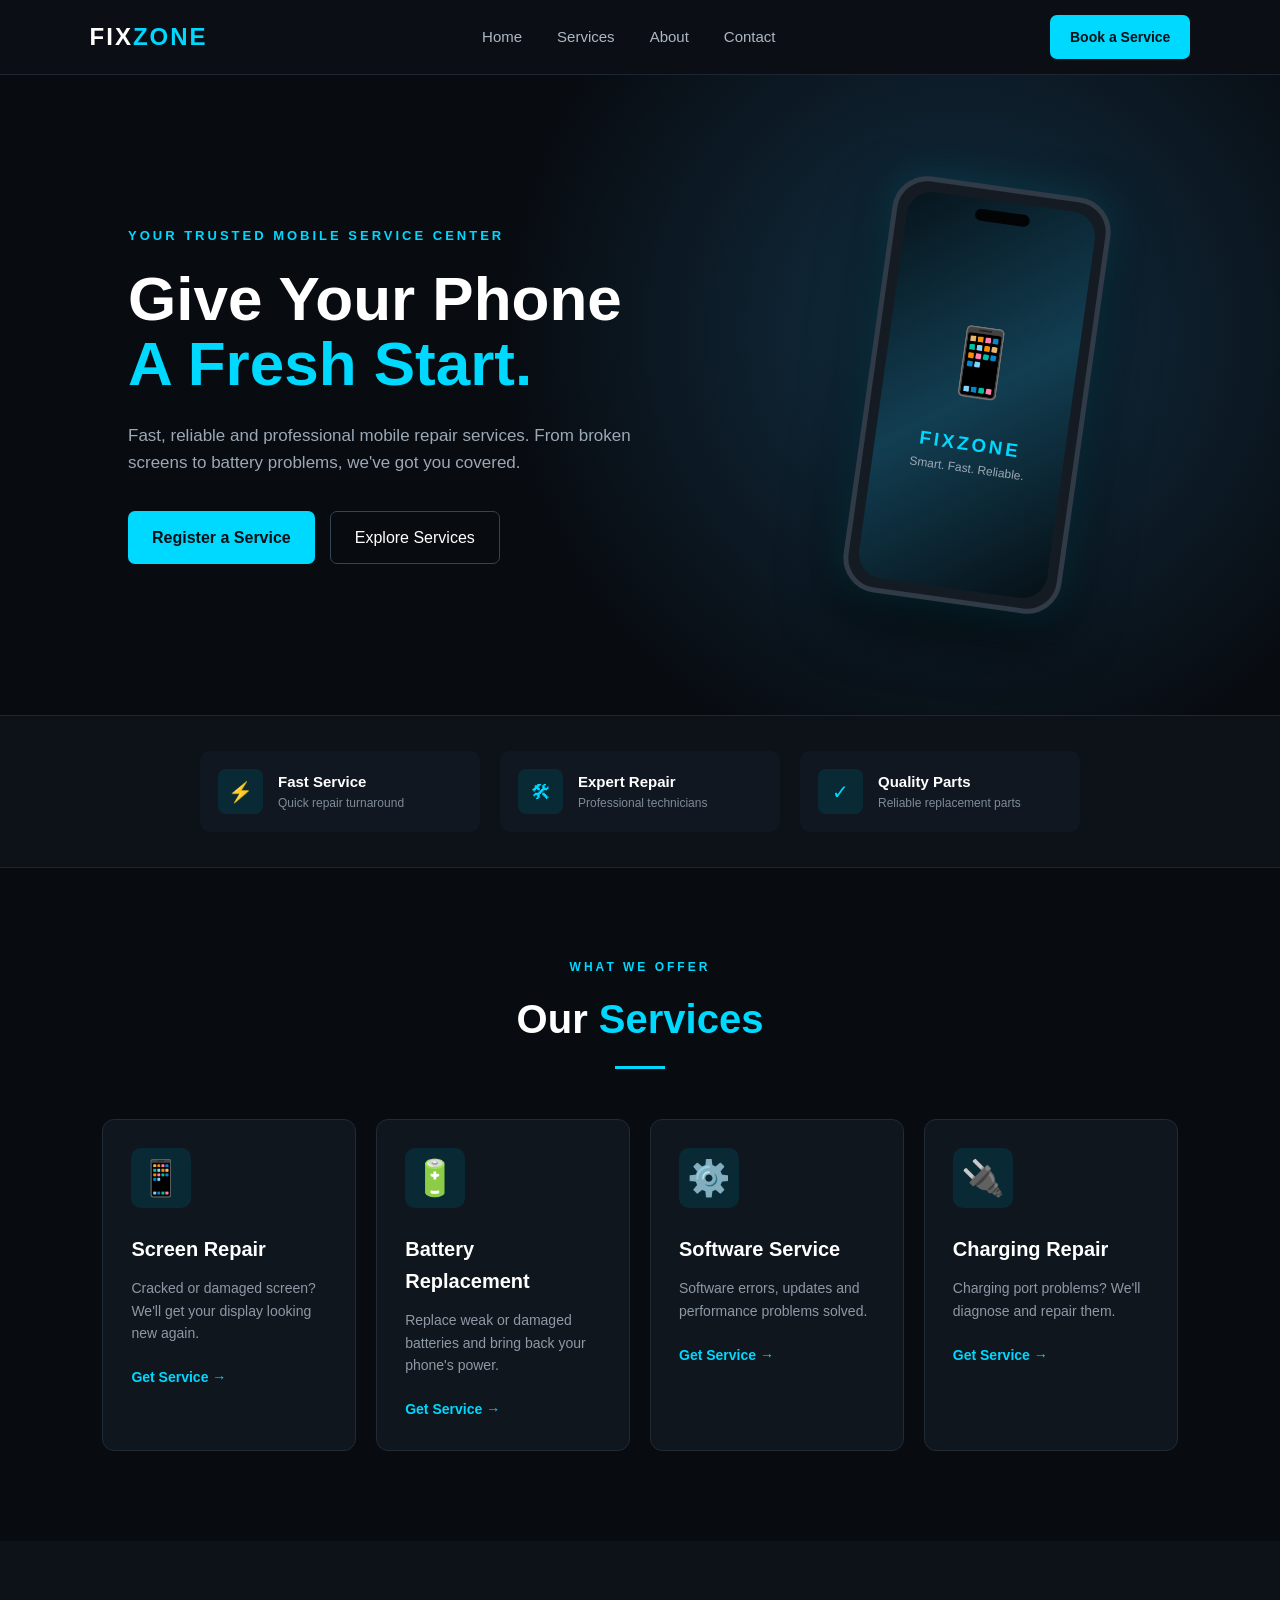
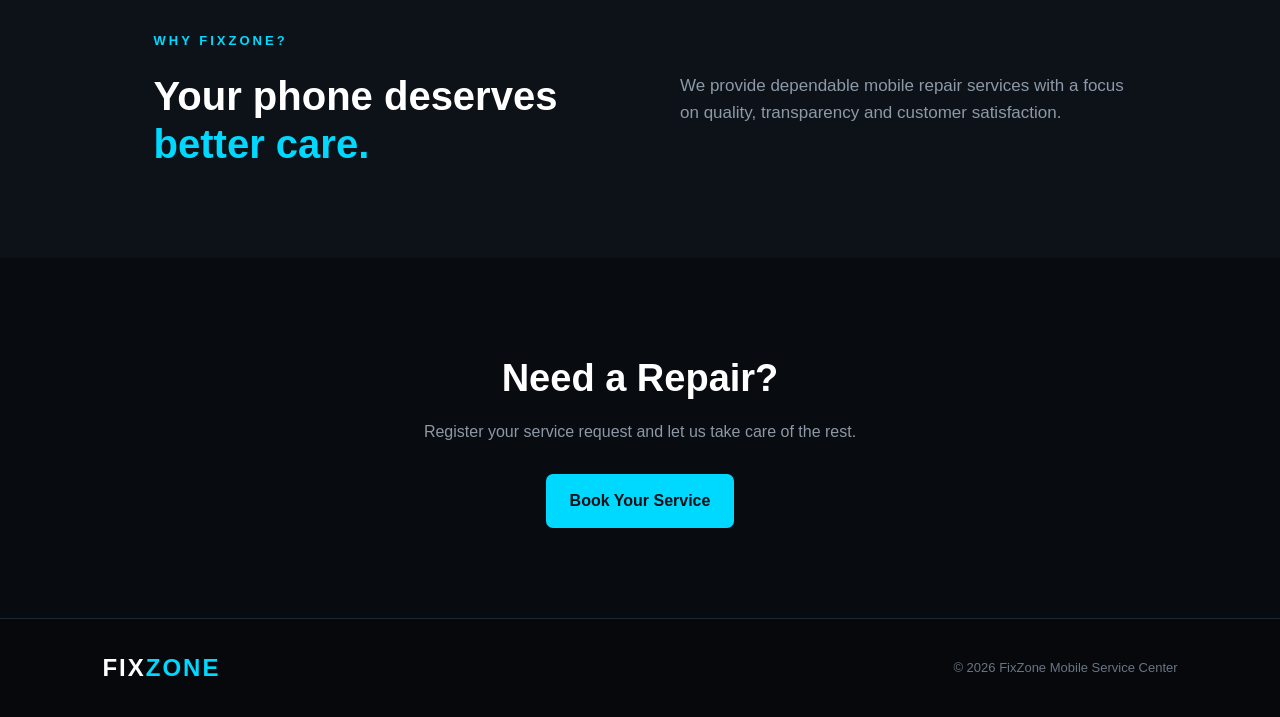
<file: index.html>
<!DOCTYPE html>
<html lang="en">

<head>
    <meta charset="UTF-8">
    <meta name="viewport" content="width=device-width, initial-scale=1.0">

    <title>FixZone - Mobile Service Center</title>

    <link rel="stylesheet" href="style.css">
</head>

<body>

    <!-- Navigation Bar -->

    <nav class="navbar">

        <div class="logo">
            FIX<span>ZONE</span>
        </div>

        <div class="nav-links">
            <a href="index.html">Home</a>
            <a href="#services">Services</a>
            <a href="#about">About</a>
            <a href="#contact">Contact</a>
        </div>

        <a href="service.html" class="nav-button">
            Book a Service
        </a>

    </nav>


    <!-- Hero Section -->

    <section class="hero">

        <div class="hero-content">

            <p class="small-title">YOUR TRUSTED MOBILE SERVICE CENTER</p>

            <h1>
                Give Your Phone<br>
                <span>A Fresh Start.</span>
            </h1>

            <p class="hero-text">
                Fast, reliable and professional mobile repair services.
                From broken screens to battery problems, we've got you covered.
            </p>

            <div class="hero-buttons">

                <a href="service.html" class="primary-button">
                    Register a Service
                </a>

                <a href="#services" class="secondary-button">
                    Explore Services
                </a>

            </div>

        </div>


        <!-- Phone Illustration -->

        <div class="phone-area">

            <div class="phone">

                <div class="phone-screen">

                    <div class="phone-camera"></div>

                    <div class="phone-icon">
                        📱
                    </div>

                    <h3>FIXZONE</h3>

                    <p>Smart. Fast. Reliable.</p>

                </div>

            </div>

        </div>

    </section>


    <!-- Quick Features -->

    <section class="features">

        <div class="feature">
            <div class="feature-icon">⚡</div>
            <div>
                <h3>Fast Service</h3>
                <p>Quick repair turnaround</p>
            </div>
        </div>

        <div class="feature">
            <div class="feature-icon">🛠</div>
            <div>
                <h3>Expert Repair</h3>
                <p>Professional technicians</p>
            </div>
        </div>

        <div class="feature">
            <div class="feature-icon">✓</div>
            <div>
                <h3>Quality Parts</h3>
                <p>Reliable replacement parts</p>
            </div>
        </div>

    </section>


    <!-- Services -->

    <section class="services-section" id="services">

        <div class="section-heading">

            <p>WHAT WE OFFER</p>

            <h2>Our <span>Services</span></h2>

            <div class="line"></div>

        </div>


        <div class="services">

            <div class="service-card">

                <div class="service-icon">📱</div>

                <h3>Screen Repair</h3>

                <p>
                    Cracked or damaged screen?
                    We'll get your display looking new again.
                </p>

                <a href="service.html">Get Service →</a>

            </div>


            <div class="service-card">

                <div class="service-icon">🔋</div>

                <h3>Battery Replacement</h3>

                <p>
                    Replace weak or damaged batteries
                    and bring back your phone's power.
                </p>

                <a href="service.html">Get Service →</a>

            </div>


            <div class="service-card">

                <div class="service-icon">⚙️</div>

                <h3>Software Service</h3>

                <p>
                    Software errors, updates and
                    performance problems solved.
                </p>

                <a href="service.html">Get Service →</a>

            </div>


            <div class="service-card">

                <div class="service-icon">🔌</div>

                <h3>Charging Repair</h3>

                <p>
                    Charging port problems?
                    We'll diagnose and repair them.
                </p>

                <a href="service.html">Get Service →</a>

            </div>

        </div>

    </section>


    <!-- About -->

    <section class="about" id="about">

        <div>

            <p class="small-title">WHY FIXZONE?</p>

            <h2>
                Your phone deserves<br>
                <span>better care.</span>
            </h2>

        </div>

        <p>
            We provide dependable mobile repair services
            with a focus on quality, transparency and customer
            satisfaction.
        </p>

    </section>


    <!-- Contact -->

    <section class="contact" id="contact">

        <h2>Need a Repair?</h2>

        <p>
            Register your service request and let us take care of the rest.
        </p>

        <a href="service.html" class="primary-button">
            Book Your Service
        </a>

    </section>


    <!-- Footer -->

    <footer>

        <div class="logo">
            FIX<span>ZONE</span>
        </div>

        <p>
            © 2026 FixZone Mobile Service Center
        </p>

    </footer>

</body>

</html>
</file>
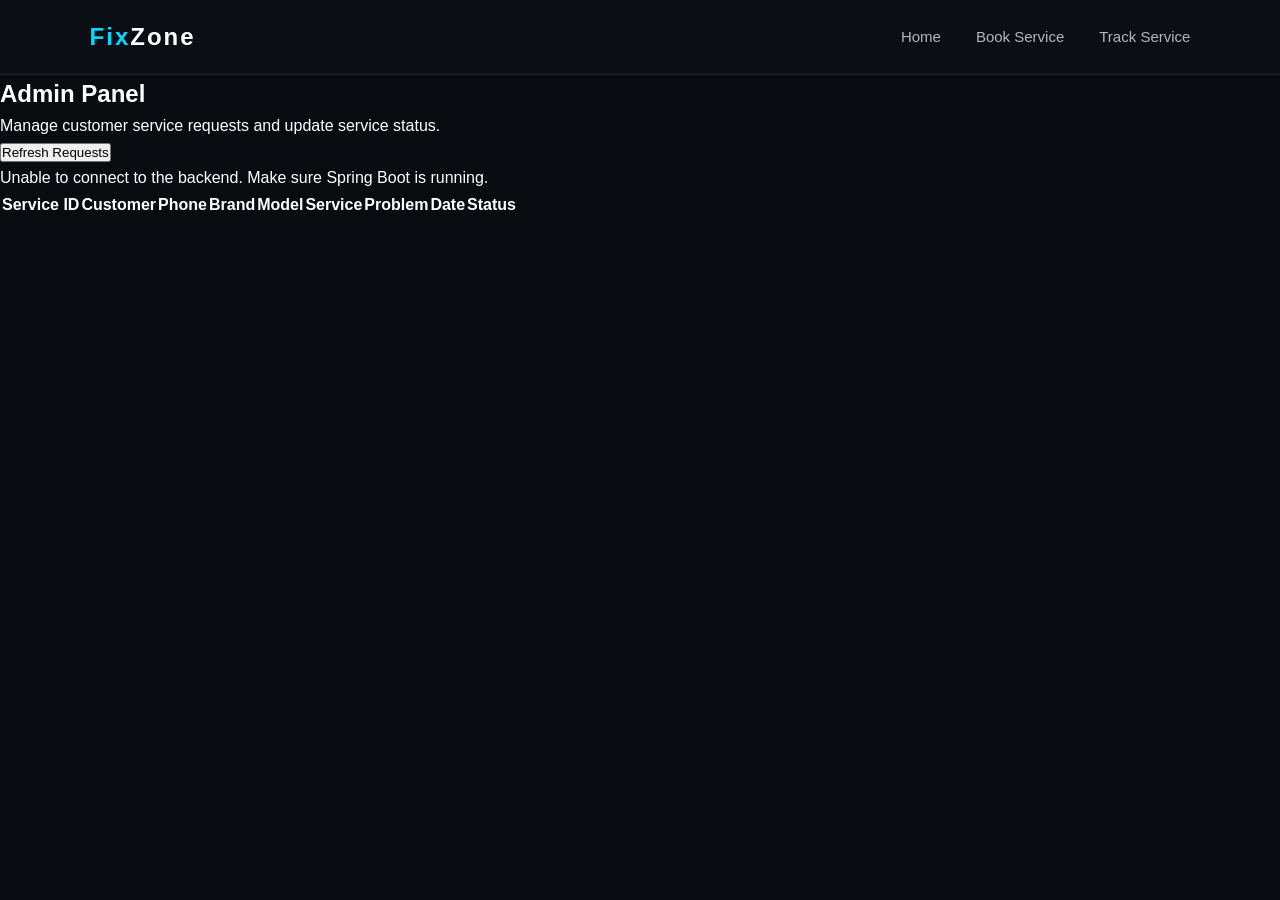
<file: admin.html>
<!DOCTYPE html>
<html lang="en">
<head>
    <meta charset="UTF-8">
    <meta name="viewport" content="width=device-width, initial-scale=1.0">

    <title>Admin Panel - FixZone</title>

    <link rel="stylesheet" href="style.css">
</head>

<body>

    <!-- Navigation Bar -->
    <nav class="navbar">

        <div class="logo">
            <span>Fix</span>Zone
        </div>

        <div class="nav-links">
            <a href="index.html">Home</a>
            <a href="service.html">Book Service</a>
            <a href="track.html">Track Service</a>
        </div>

    </nav>


    <!-- Admin Section -->
    <section class="admin-section">

        <div class="admin-container">

            <div class="admin-header">

                <h1>Admin Panel</h1>

                <p>
                    Manage customer service requests and update service status.
                </p>

            </div>


            <!-- Refresh Button -->
            <div class="admin-actions">

                <button onclick="loadServices()" class="admin-refresh-btn">
                    Refresh Requests
                </button>

            </div>


            <!-- Loading Message -->
            <p id="loadingMessage" class="admin-message">
                Loading service requests...
            </p>


            <!-- Error Message -->
            <p id="errorMessage" class="admin-error"></p>


            <!-- Service Table -->
            <div class="admin-table-container">

                <table class="admin-table">

                    <thead>

                        <tr>
                            <th>Service ID</th>
                            <th>Customer</th>
                            <th>Phone</th>
                            <th>Brand</th>
                            <th>Model</th>
                            <th>Service</th>
                            <th>Problem</th>
                            <th>Date</th>
                            <th>Status</th>
                        </tr>

                    </thead>


                    <tbody id="serviceTableBody">

                        <!-- Data will be loaded here -->

                    </tbody>

                </table>

            </div>

        </div>

    </section>


    <script>

        // Backend URL
        const API_URL = "http://localhost:8080/api/services";


        // Load all service requests
        async function loadServices() {

            const loadingMessage =
                document.getElementById("loadingMessage");

            const errorMessage =
                document.getElementById("errorMessage");

            const tableBody =
                document.getElementById("serviceTableBody");


            loadingMessage.style.display = "block";

            loadingMessage.textContent =
                "Loading service requests...";

            errorMessage.textContent = "";

            tableBody.innerHTML = "";


            try {

                const response = await fetch(API_URL);


                if (!response.ok) {

                    throw new Error(
                        "Unable to load service requests."
                    );

                }


                const services = await response.json();


                loadingMessage.style.display = "none";


                // No services found
                if (services.length === 0) {

                    tableBody.innerHTML = `
                        <tr>
                            <td colspan="9">
                                No service requests found.
                            </td>
                        </tr>
                    `;

                    return;
                }


                // Display every service
                services.forEach(service => {

                    const row = document.createElement("tr");


                    row.innerHTML = `

                        <td>
                            <strong>
                                ${service.serviceId || "-"}
                            </strong>
                        </td>


                        <td>
                            ${service.customerName || "-"}
                        </td>


                        <td>
                            ${service.phone || "-"}
                        </td>


                        <td>
                            ${service.brand || "-"}
                        </td>


                        <td>
                            ${service.model || "-"}
                        </td>


                        <td>
                            ${service.serviceType || "-"}
                        </td>


                        <td>
                            ${service.problem || "-"}
                        </td>


                        <td>
                            ${service.preferredDate || "-"}
                        </td>


                        <td>

                            <select
                                class="status-select"
                                onchange="updateStatus(
                                    '${service.serviceId}',
                                    this.value
                                )"
                            >

                                <option value="RECEIVED"
                                    ${service.status === "RECEIVED" ? "selected" : ""}>
                                    RECEIVED
                                </option>

                                <option value="IN PROGRESS"
                                    ${service.status === "IN PROGRESS" ? "selected" : ""}>
                                    IN PROGRESS
                                </option>

                                <option value="READY FOR DELIVERY"
                                    ${service.status === "READY FOR DELIVERY" ? "selected" : ""}>
                                    READY FOR DELIVERY
                                </option>

                                <option value="COMPLETED"
                                    ${service.status === "COMPLETED" ? "selected" : ""}>
                                    COMPLETED
                                </option>

                            </select>

                        </td>

                    `;


                    tableBody.appendChild(row);

                });

            }


            catch (error) {

                console.error(error);

                loadingMessage.style.display = "none";

                errorMessage.textContent =
                    "Unable to connect to the backend. Make sure Spring Boot is running.";

            }

        }


        // Update service status
        async function updateStatus(serviceId, status) {

            try {

                const response = await fetch(
                    `${API_URL}/${serviceId}/status?status=${encodeURIComponent(status)}`,
                    {
                        method: "PUT"
                    }
                );


                if (!response.ok) {

                    throw new Error(
                        "Status update failed."
                    );

                }


                alert(
                    `Service ${serviceId} status updated to ${status}`
                );

            }


            catch (error) {

                console.error(error);

                alert(
                    "Unable to update status. Please check the backend."
                );

                // Reload the table
                loadServices();

            }

        }


        // Load services when page opens
        window.onload = loadServices;

    </script>

</body>

</html>
</file>
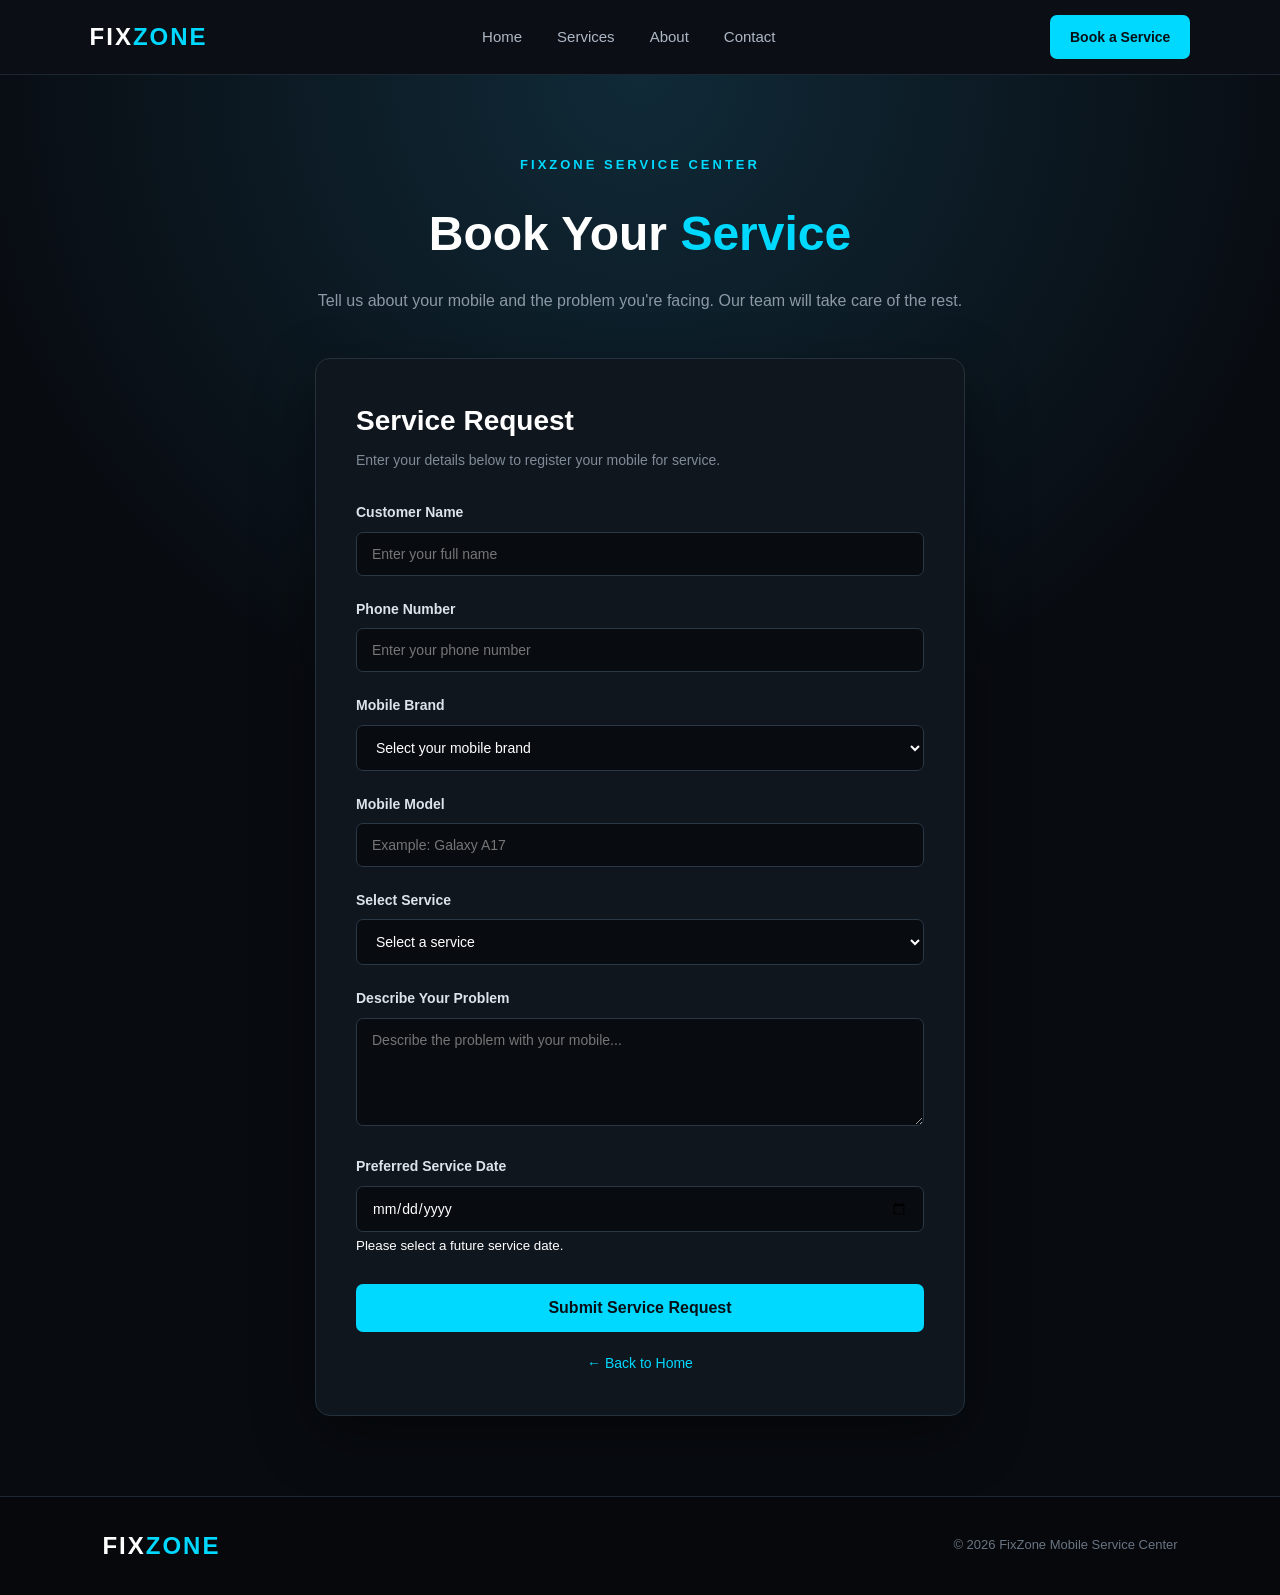
<file: service.html>
<!DOCTYPE html>
<html lang="en">

<head>
    <meta charset="UTF-8">
    <meta name="viewport" content="width=device-width, initial-scale=1.0">

    <title>Book a Service - FixZone</title>

    <link rel="stylesheet" href="style.css">
</head>

<body>

    <!-- Navigation Bar -->

    <nav class="navbar">

        <div class="logo">
            FIX<span>ZONE</span>
        </div>

        <div class="nav-links">
            <a href="index.html">Home</a>
            <a href="index.html#services">Services</a>
            <a href="index.html#about">About</a>
            <a href="index.html#contact">Contact</a>
        </div>

        <a href="service.html" class="nav-button">
            Book a Service
        </a>

    </nav>


    <!-- Service Registration Section -->

    <section class="service-page">

        <div class="service-heading">

            <p class="small-title">FIXZONE SERVICE CENTER</p>

            <h1>
                Book Your <span>Service</span>
            </h1>

            <p>
                Tell us about your mobile and the problem you're facing.
                Our team will take care of the rest.
            </p>

        </div>


        <!-- Service Form -->

        <form class="service-form">

            <h2>Service Request</h2>

            <p class="form-description">
                Enter your details below to register your mobile for service.
            </p>


            <!-- Customer Name -->

            <div class="form-group">

                <label for="name">
                    Customer Name
                </label>

                <input
                    type="text"
                    id="name"
                    placeholder="Enter your full name"
                    required
                >

            </div>


            <!-- Phone Number -->

            <div class="form-group">

                <label for="phone">
                    Phone Number
                </label>

                <input
                    type="tel"
                    id="phone"
                    placeholder="Enter your phone number"
                    required
                >

            </div>


            <!-- Mobile Brand -->

            <div class="form-group">

                <label for="brand">
                    Mobile Brand
                </label>

                <select id="brand" required>

                    <option value="">
                        Select your mobile brand
                    </option>

                    <option>Samsung</option>
                    <option>Apple</option>
                    <option>OnePlus</option>
                    <option>Vivo</option>
                    <option>Oppo</option>
                    <option>Realme</option>
                    <option>Redmi</option>
                    <option>Motorola</option>
                    <option>Nothing</option>
                    <option>Other</option>

                </select>

            </div>


            <!-- Mobile Model -->

            <div class="form-group">

                <label for="model">
                    Mobile Model
                </label>

                <input
                    type="text"
                    id="model"
                    placeholder="Example: Galaxy A17"
                    required
                >

            </div>


            <!-- Service Type -->

            <div class="form-group">

                <label for="service">
                    Select Service
                </label>

                <select id="service" required>

                    <option value="">
                        Select a service
                    </option>

                    <option>Screen Repair</option>
                    <option>Battery Replacement</option>
                    <option>Software Service</option>
                    <option>Charging Repair</option>
                    <option>Camera Repair</option>
                    <option>Speaker Repair</option>
                    <option>Other</option>

                </select>

            </div>


            <!-- Problem -->

            <div class="form-group">

                <label for="problem">
                    Describe Your Problem
                </label>

                <textarea
                    id="problem"
                    rows="5"
                    placeholder="Describe the problem with your mobile..."
                    required
                ></textarea>

            </div>


            <!-- Preferred Date -->

            <div class="form-group">

    <label for="date">
        Preferred Service Date
    </label>

    <input
        type="date"
        id="date"
        required
    >

    <small class="date-note">
        Please select a future service date.
    </small>

</div>


            <!-- Submit -->

            <button
                type="submit"
                class="submit-button"
            >
                Submit Service Request
            </button>


            <!-- Back -->

            <a
                href="index.html"
                class="back-home"
            >
                ← Back to Home
            </a>

        </form>

    </section>


    <!-- Footer -->

        <footer>

        <div class="logo">
            FIX<span>ZONE</span>
        </div>

        <p>
            © 2026 FixZone Mobile Service Center
        </p>

    </footer>

    <script src="script.js"></script>

</body>

</html>
</file>
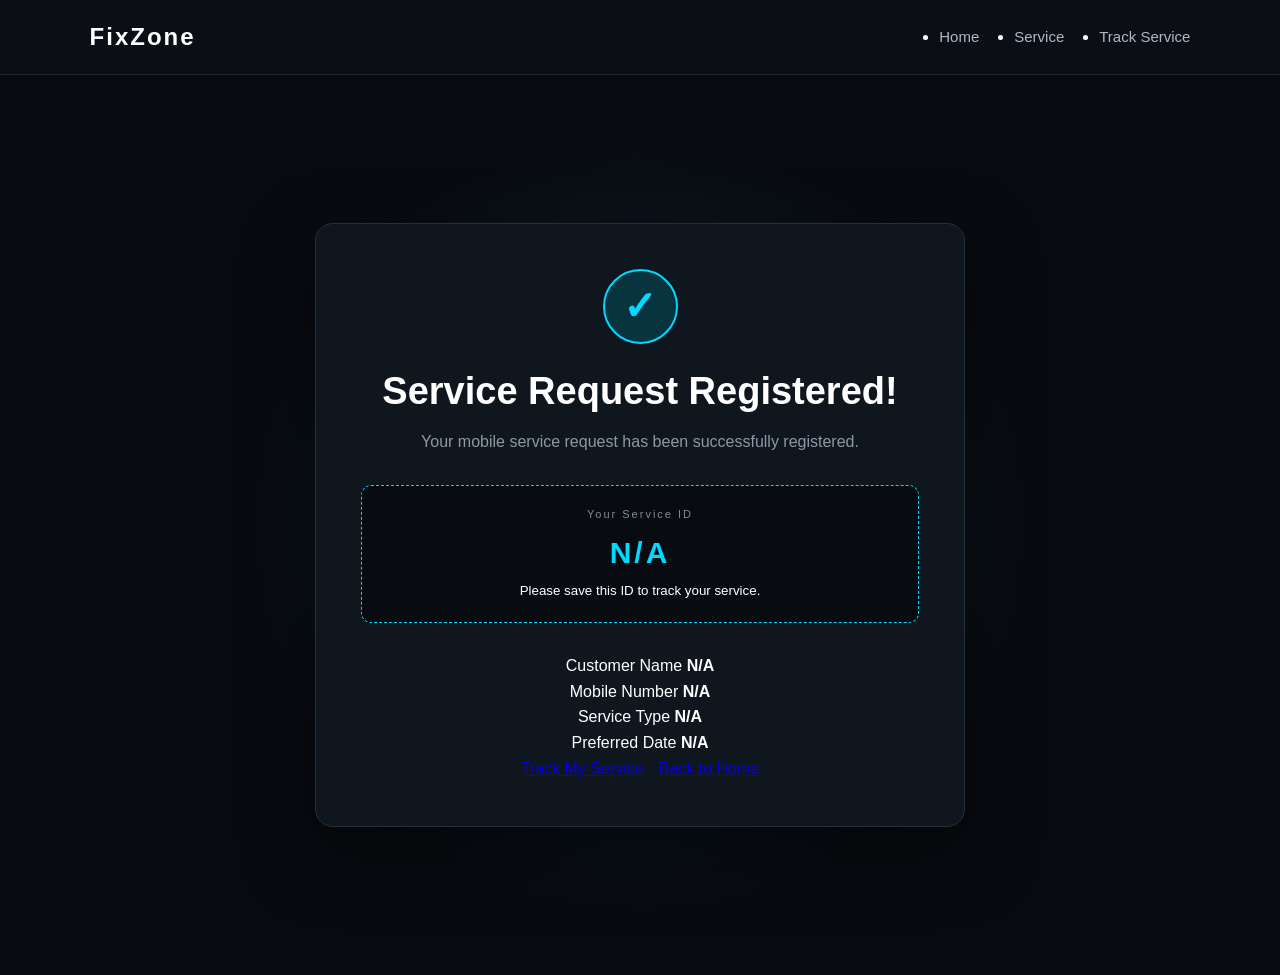
<file: success.html>
<!DOCTYPE html>
<html lang="en">

<head>
    <meta charset="UTF-8">

    <meta name="viewport"
          content="width=device-width, initial-scale=1.0">

    <title>Service Registered - FixZone</title>

    <link rel="stylesheet" href="style.css">
</head>

<body>

    <!-- ===============================
         NAVBAR
    ================================ -->

    <nav class="navbar">

        <div class="logo">
            FixZone
        </div>

        <ul class="nav-links">

            <li>
                <a href="index.html">
                    Home
                </a>
            </li>

            <li>
                <a href="service.html">
                    Service
                </a>
            </li>

            <li>
                <a href="track.html">
                    Track Service
                </a>
            </li>

        </ul>

    </nav>


    <!-- ===============================
         SUCCESS PAGE
    ================================ -->

    <main class="success-page">

        <div class="success-card">

            <!-- Success Icon -->

            <div class="success-icon">
                ✓
            </div>


            <h1>
                Service Request Registered!
            </h1>

            <p class="success-message">
                Your mobile service request has been successfully registered.
            </p>


            <!-- SERVICE ID -->

            <div class="service-id-box">

                <p>
                    Your Service ID
                </p>

                <h2 id="displayServiceId">
                    Loading...
                </h2>

                <small>
                    Please save this ID to track your service.
                </small>

            </div>


            <!-- SERVICE DETAILS -->

            <div class="service-details">

                <div class="detail-row">

                    <span>
                        Customer Name
                    </span>

                    <strong id="displayName">
                        Loading...
                    </strong>

                </div>


                <div class="detail-row">

                    <span>
                        Mobile Number
                    </span>

                    <strong id="displayMobile">
                        Loading...
                    </strong>

                </div>


                <div class="detail-row">

                    <span>
                        Service Type
                    </span>

                    <strong id="displayService">
                        Loading...
                    </strong>

                </div>


                <div class="detail-row">

                    <span>
                        Preferred Date
                    </span>

                    <strong id="displayDate">
                        Loading...
                    </strong>

                </div>

            </div>


            <!-- BUTTONS -->

            <div class="success-buttons">

                <a href="track.html"
                   class="track-btn">
                    Track My Service
                </a>

                <a href="index.html"
                   class="home-btn">
                    Back to Home
                </a>

            </div>

        </div>

    </main>


    <!-- ===============================
         JAVASCRIPT
    ================================ -->

    <script>

        // Get saved service details

        const serviceId =
            localStorage.getItem("serviceId");

        const serviceName =
            localStorage.getItem("serviceName");

        const servicePhone =
            localStorage.getItem("servicePhone");

        const serviceType =
            localStorage.getItem("serviceType");

        const serviceDate =
            localStorage.getItem("serviceDate");


        // Display Service ID

        document.getElementById(
            "displayServiceId"
        ).textContent =
            serviceId || "N/A";


        // Display Customer Name

        document.getElementById(
            "displayName"
        ).textContent =
            serviceName || "N/A";


        // Display Mobile Number

        document.getElementById(
            "displayMobile"
        ).textContent =
            servicePhone || "N/A";


        // Display Service Type

        document.getElementById(
            "displayService"
        ).textContent =
            serviceType || "N/A";


        // Display Preferred Date

        document.getElementById(
            "displayDate"
        ).textContent =
            serviceDate || "N/A";

    </script>

</body>

</html>
</file>
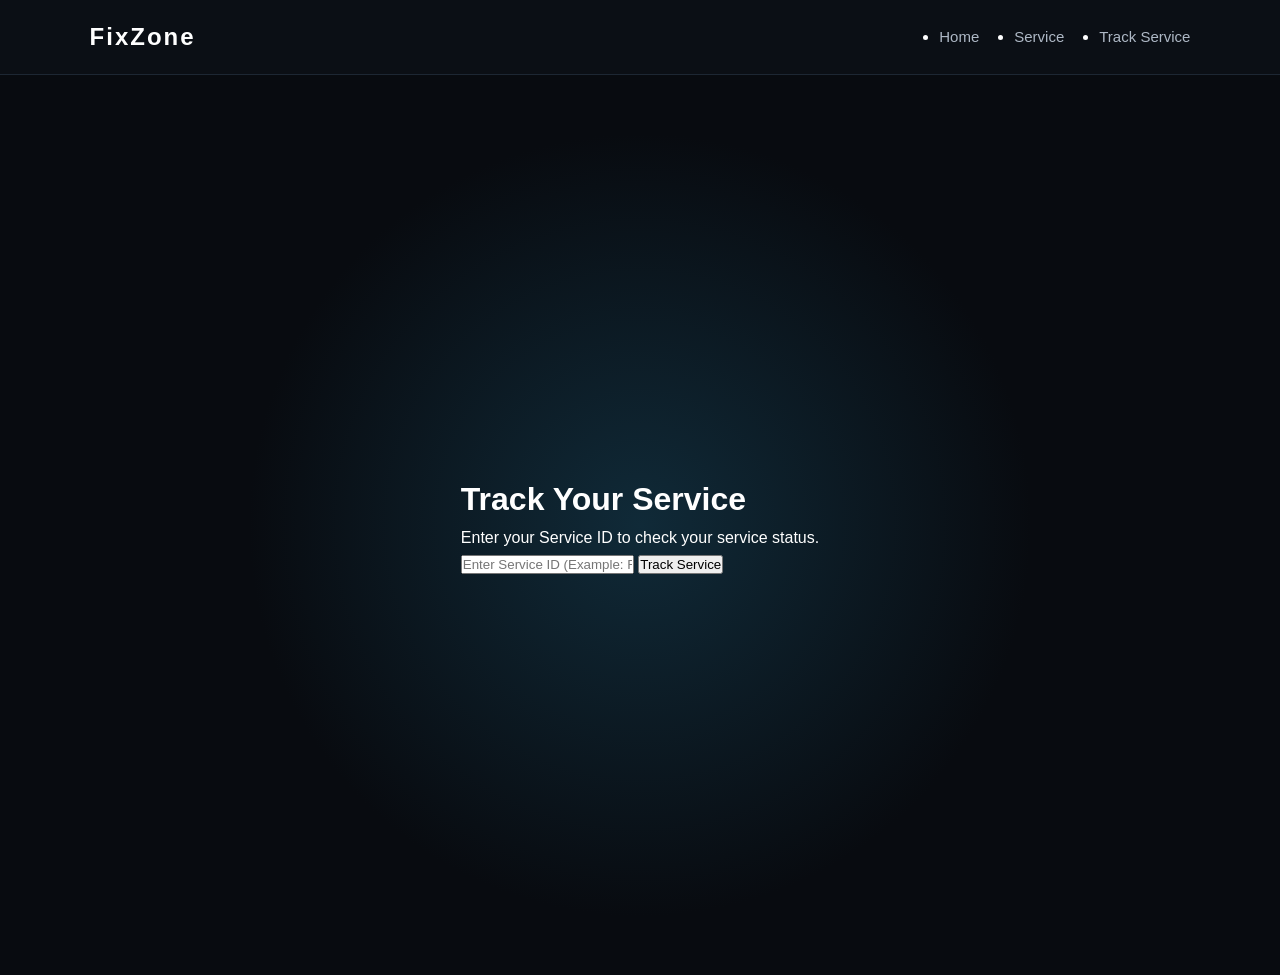
<file: track.html>
<!DOCTYPE html>
<html lang="en">

<head>
    <meta charset="UTF-8">

    <meta name="viewport"
          content="width=device-width, initial-scale=1.0">

    <title>Track Service - FixZone</title>

    <link rel="stylesheet" href="style.css">
</head>

<body>

    <!-- ===============================
         NAVBAR
    ================================ -->

    <nav class="navbar">

        <div class="logo">
            FixZone
        </div>

        <ul class="nav-links">

            <li>
                <a href="index.html">
                    Home
                </a>
            </li>

            <li>
                <a href="service.html">
                    Service
                </a>
            </li>

            <li>
                <a href="track.html">
                    Track Service
                </a>
            </li>

        </ul>

    </nav>


    <!-- ===============================
         TRACK PAGE
    ================================ -->

    <main class="track-page">

        <div class="track-container">

            <h1>
                Track Your Service
            </h1>

            <p>
                Enter your Service ID to check your service status.
            </p>


            <!-- TRACK INPUT -->

            <div class="track-input-box">

                <input
                    type="text"
                    id="serviceId"
                    placeholder="Enter Service ID (Example: FZ12345)"
                    autocomplete="off"
                >

                <button
                    type="button"
                    onclick="trackService()">
                    Track Service
                </button>

            </div>


            <!-- ERROR MESSAGE -->

            <p
                id="errorMessage"
                class="track-error"
                style="display: none;">
            </p>


            <!-- RESULT -->

            <div
                id="trackResult"
                class="track-result"
                style="display: none;">

                <h2>
                    Service Details
                </h2>


                <div class="track-detail-row">

                    <span>
                        Service ID
                    </span>

                    <strong id="resultServiceId">
                    </strong>

                </div>


                <div class="track-detail-row">

                    <span>
                        Customer Name
                    </span>

                    <strong id="resultName">
                    </strong>

                </div>


                <div class="track-detail-row">

                    <span>
                        Mobile Number
                    </span>

                    <strong id="resultPhone">
                    </strong>

                </div>


                <div class="track-detail-row">

                    <span>
                        Mobile Brand
                    </span>

                    <strong id="resultBrand">
                    </strong>

                </div>


                <div class="track-detail-row">

                    <span>
                        Mobile Model
                    </span>

                    <strong id="resultModel">
                    </strong>

                </div>


                <div class="track-detail-row">

                    <span>
                        Service Type
                    </span>

                    <strong id="resultService">
                    </strong>

                </div>


                <div class="track-detail-row">

                    <span>
                        Problem
                    </span>

                    <strong id="resultProblem">
                    </strong>

                </div>


                <div class="track-detail-row">

                    <span>
                        Preferred Date
                    </span>

                    <strong id="resultDate">
                    </strong>

                </div>


                <!-- STATUS -->

                <div class="track-status">

                    <span>
                        Current Status
                    </span>

                    <strong id="resultStatus">
                    </strong>

                </div>

            </div>

        </div>

    </main>


    <!-- ===============================
         JAVASCRIPT
    ================================ -->

    <script>

        async function trackService() {

            const serviceIdInput =
                document.getElementById("serviceId");

            const serviceId =
                serviceIdInput.value.trim().toUpperCase();


            const errorMessage =
                document.getElementById("errorMessage");

            const trackResult =
                document.getElementById("trackResult");


            // Hide old messages/results

            errorMessage.style.display = "none";

            trackResult.style.display = "none";


            // Check empty input

            if (serviceId === "") {

                errorMessage.textContent =
                    "Please enter your Service ID.";

                errorMessage.style.display =
                    "block";

                return;
            }


            try {

                // Send request to Spring Boot

                const response =
                    await fetch(
                        "http://localhost:8080/api/services/"
                        + encodeURIComponent(serviceId)
                    );


                // Service not found

                if (response.status === 404) {

                    errorMessage.textContent =
                        "Service ID not found. Please check your ID.";

                    errorMessage.style.display =
                        "block";

                    return;
                }


                // Other server error

                if (!response.ok) {

                    throw new Error(
                        "Server error"
                    );
                }


                // Get service data

                const service =
                    await response.json();


                // Display service details

                document.getElementById(
                    "resultServiceId"
                ).textContent =
                    service.serviceId || "N/A";


                document.getElementById(
                    "resultName"
                ).textContent =
                    service.customerName || "N/A";


                document.getElementById(
                    "resultPhone"
                ).textContent =
                    service.phone || "N/A";


                document.getElementById(
                    "resultBrand"
                ).textContent =
                    service.brand || "N/A";


                document.getElementById(
                    "resultModel"
                ).textContent =
                    service.model || "N/A";


                document.getElementById(
                    "resultService"
                ).textContent =
                    service.serviceType || "N/A";


                document.getElementById(
                    "resultProblem"
                ).textContent =
                    service.problem || "N/A";


                document.getElementById(
                    "resultDate"
                ).textContent =
                    service.preferredDate || "N/A";


                document.getElementById(
                    "resultStatus"
                ).textContent =
                    service.status || "RECEIVED";


                // Show result

                trackResult.style.display =
                    "block";

            }

            catch (error) {

                console.error(error);

                errorMessage.textContent =
                    "Unable to connect to the server. Please try again.";

                errorMessage.style.display =
                    "block";
            }
        }


        // Allow Enter key

        document.getElementById(
            "serviceId"
        ).addEventListener(
            "keydown",
            function (event) {

                if (event.key === "Enter") {

                    trackService();

                }

            }
        );

    </script>

</body>

</html>
</file>
<file: style.css>
/* =========================
   GENERAL
========================= */

* {
    margin: 0;
    padding: 0;
    box-sizing: border-box;
}

html {
    scroll-behavior: smooth;
}

body {
    font-family: Arial, sans-serif;
    background: #080b10;
    color: white;
    line-height: 1.6;
}


/* =========================
   NAVBAR
========================= */

.navbar {
    height: 75px;
    display: flex;
    align-items: center;
    justify-content: space-between;

    padding: 0 7%;

    background: #0b0f15;
    border-bottom: 1px solid #1d2733;

    position: sticky;
    top: 0;
    z-index: 100;
}

.logo {
    font-size: 24px;
    font-weight: bold;
    letter-spacing: 2px;
}

.logo span {
    color: #00d9ff;
}

.nav-links {
    display: flex;
    gap: 35px;
}

.nav-links a {
    color: #aeb8c5;
    text-decoration: none;
    font-size: 15px;
}

.nav-links a:hover {
    color: #00d9ff;
}

.nav-button {
    text-decoration: none;
    color: #061016;

    background: #00d9ff;

    padding: 11px 20px;

    border-radius: 7px;

    font-weight: bold;
    font-size: 14px;
}

.nav-button:hover {
    background: #00b9dc;
}


/* =========================
   HERO
========================= */

.hero {
    min-height: 620px;

    display: flex;
    align-items: center;
    justify-content: space-between;

    padding: 70px 10%;

    background:
        radial-gradient(circle at 75% 40%, #123044 0%, #080b10 45%);

    overflow: hidden;
}

.hero-content {
    max-width: 600px;
}

.small-title {
    color: #00d9ff;
    font-size: 13px;
    font-weight: bold;
    letter-spacing: 3px;
    margin-bottom: 20px;
}

.hero h1 {
    font-size: 62px;
    line-height: 1.05;
    margin-bottom: 25px;
}

.hero h1 span {
    color: #00d9ff;
}

.hero-text {
    color: #9ca8b5;
    font-size: 17px;
    max-width: 520px;
    margin-bottom: 35px;
}


/* =========================
   HERO BUTTONS
========================= */

.hero-buttons {
    display: flex;
    gap: 15px;
}

.primary-button {
    display: inline-block;

    background: #00d9ff;
    color: #061016;

    padding: 14px 24px;

    border-radius: 7px;

    text-decoration: none;
    font-weight: bold;

    transition: 0.3s;
}

.primary-button:hover {
    background: white;
    transform: translateY(-2px);
}

.secondary-button {
    display: inline-block;

    border: 1px solid #344452;

    color: white;

    padding: 13px 24px;

    border-radius: 7px;

    text-decoration: none;

    transition: 0.3s;
}

.secondary-button:hover {
    border-color: #00d9ff;
    color: #00d9ff;
}


/* =========================
   PHONE
========================= */

.phone-area {
    width: 350px;
    height: 500px;

    display: flex;
    justify-content: center;
    align-items: center;
}

.phone {
    width: 220px;
    height: 420px;

    background: #151b23;

    border: 5px solid #303b47;

    border-radius: 35px;

    padding: 10px;

    transform: rotate(8deg);

    box-shadow:
        0 0 40px rgba(0, 217, 255, 0.15),
        0 25px 60px rgba(0, 0, 0, 0.7);
}

.phone-screen {
    width: 100%;
    height: 100%;

    border-radius: 25px;

    background:
        linear-gradient(
            145deg,
            #07151d,
            #123e52,
            #061016
        );

    display: flex;
    flex-direction: column;

    align-items: center;
    justify-content: center;

    text-align: center;

    position: relative;
}

.phone-camera {
    position: absolute;

    top: 10px;

    width: 55px;
    height: 12px;

    background: #020405;

    border-radius: 20px;
}

.phone-icon {
    font-size: 65px;
    margin-bottom: 15px;
}

.phone-screen h3 {
    letter-spacing: 3px;
    color: #00d9ff;
}

.phone-screen p {
    color: #9ca8b5;
    font-size: 12px;
}


/* =========================
   FEATURES
========================= */

.features {
    display: flex;
    justify-content: center;
    gap: 20px;

    padding: 35px 8%;

    background: #0d1219;

    border-top: 1px solid #1d2733;
    border-bottom: 1px solid #1d2733;
}

.feature {
    width: 280px;

    display: flex;
    align-items: center;

    gap: 15px;

    padding: 18px;

    background: #111720;

    border-radius: 10px;
}

.feature-icon {
    width: 45px;
    height: 45px;

    display: flex;
    align-items: center;
    justify-content: center;

    background: #092a35;

    color: #00d9ff;

    border-radius: 8px;

    font-size: 20px;
}

.feature h3 {
    font-size: 15px;
}

.feature p {
    color: #7f8b98;
    font-size: 12px;
}


/* =========================
   SERVICES
========================= */

.services-section {
    padding: 90px 8%;
}

.section-heading {
    text-align: center;
    margin-bottom: 50px;
}

.section-heading p {
    color: #00d9ff;
    font-size: 12px;
    letter-spacing: 3px;
    font-weight: bold;
}

.section-heading h2 {
    font-size: 40px;
    margin-top: 10px;
}

.section-heading h2 span {
    color: #00d9ff;
}

.line {
    width: 50px;
    height: 3px;

    background: #00d9ff;

    margin: 15px auto;
}


/* =========================
   SERVICE CARDS
========================= */

.services {
    display: grid;

    grid-template-columns:
        repeat(4, 1fr);

    gap: 20px;

    max-width: 1200px;

    margin: auto;
}

.service-card {
    background: #10161e;

    border: 1px solid #202b36;

    border-radius: 12px;

    padding: 28px;

    min-height: 260px;

    transition: 0.3s;
}

.service-card:hover {
    transform: translateY(-8px);

    border-color: #00d9ff;

    box-shadow:
        0 15px 40px rgba(0, 217, 255, 0.08);
}

.service-icon {
    font-size: 35px;

    width: 60px;
    height: 60px;

    display: flex;
    align-items: center;
    justify-content: center;

    background: #092a35;

    border-radius: 10px;

    margin-bottom: 25px;
}

.service-card h3 {
    font-size: 20px;
    margin-bottom: 12px;
}

.service-card p {
    color: #8d99a6;
    font-size: 14px;

    margin-bottom: 20px;
}

.service-card a {
    color: #00d9ff;

    text-decoration: none;

    font-size: 14px;
    font-weight: bold;
}


/* =========================
   ABOUT
========================= */

.about {
    display: grid;

    grid-template-columns: 1fr 1fr;

    gap: 80px;

    padding: 90px 12%;

    background: #0d1219;
}

.about h2 {
    font-size: 40px;
    line-height: 1.2;
}

.about h2 span {
    color: #00d9ff;
}

.about > p {
    color: #8d99a6;

    align-self: center;

    font-size: 17px;
}


/* =========================
   CONTACT
========================= */

.contact {
    text-align: center;

    padding: 90px 20px;
}

.contact h2 {
    font-size: 38px;
    margin-bottom: 10px;
}

.contact p {
    color: #8d99a6;
    margin-bottom: 30px;
}


/* =========================
   FOOTER
========================= */

footer {
    padding: 30px 8%;

    display: flex;

    justify-content: space-between;
    align-items: center;

    background: #06080c;

    border-top: 1px solid #1d2733;
}

footer p {
    color: #697582;
    font-size: 13px;
}


/* =========================
   MOBILE RESPONSIVE
========================= */

@media (max-width: 900px) {

    .nav-links {
        display: none;
    }

    .hero {
        flex-direction: column;
        text-align: center;
        padding-top: 60px;
    }

    .hero-text {
        margin-left: auto;
        margin-right: auto;
    }

    .hero-buttons {
        justify-content: center;
    }

    .phone-area {
        margin-top: 40px;
    }

    .features {
        flex-direction: column;
        align-items: center;
    }

    .services {
        grid-template-columns: repeat(2, 1fr);
    }

    .about {
        grid-template-columns: 1fr;
        gap: 30px;
    }
}


@media (max-width: 600px) {

    .navbar {
        padding: 0 5%;
    }

    .nav-button {
        padding: 9px 12px;
        font-size: 12px;
    }

    .hero h1 {
        font-size: 43px;
    }

    .hero {
        padding-left: 5%;
        padding-right: 5%;
    }

    .hero-buttons {
        flex-direction: column;
    }

    .phone-area {
        transform: scale(0.8);
    }

    .services {
        grid-template-columns: 1fr;
    }

    .section-heading h2 {
        font-size: 32px;
    }

    .about {
        padding: 70px 8%;
    }

    footer {
        flex-direction: column;
        gap: 15px;
    }
}
/* =========================
   SERVICE PAGE
========================= */

.service-page {
    min-height: 100vh;
    padding: 80px 20px;
    background:
        radial-gradient(
            circle at top,
            #102a38 0%,
            #080b10 45%
        );
}

.service-heading {
    text-align: center;
    max-width: 650px;
    margin: 0 auto 45px;
}

.service-heading h1 {
    font-size: 48px;
    margin: 10px 0 15px;
}

.service-heading h1 span {
    color: #00d9ff;
}

.service-heading > p:last-child {
    color: #8d99a6;
    font-size: 16px;
}


/* Form */

.service-form {
    width: 100%;
    max-width: 650px;

    margin: auto;
    padding: 40px;

    background: #10161e;

    border: 1px solid #24313d;
    border-radius: 15px;

    box-shadow:
        0 20px 60px rgba(0, 0, 0, 0.4);
}

.service-form h2 {
    font-size: 28px;
    margin-bottom: 5px;
}

.form-description {
    color: #7f8b98;
    font-size: 14px;
    margin-bottom: 30px;
}


/* Form Fields */

.form-group {
    margin-bottom: 22px;
}

.form-group label {
    display: block;

    color: #dce4eb;

    font-size: 14px;
    font-weight: bold;

    margin-bottom: 8px;
}

.form-group input,
.form-group select,
.form-group textarea {
    width: 100%;

    padding: 13px 15px;

    background: #080c11;

    color: white;

    border: 1px solid #2a3744;

    border-radius: 7px;

    font-size: 14px;

    outline: none;

    font-family: Arial, sans-serif;
}

.form-group input:focus,
.form-group select:focus,
.form-group textarea:focus {
    border-color: #00d9ff;

    box-shadow:
        0 0 0 2px rgba(0, 217, 255, 0.08);
}

.form-group textarea {
    resize: vertical;
}


/* Submit */

.submit-button {
    width: 100%;

    padding: 15px;

    border: none;
    border-radius: 7px;

    background: #00d9ff;

    color: #061016;

    font-size: 16px;
    font-weight: bold;

    cursor: pointer;

    margin-top: 5px;

    transition: 0.3s;
}

.submit-button:hover {
    background: white;

    transform: translateY(-2px);
}


/* Back to Home */

.back-home {
    display: block;

    text-align: center;

    margin-top: 20px;

    color: #00d9ff;

    text-decoration: none;

    font-size: 14px;
}

.back-home:hover {
    text-decoration: underline;
}


/* Service Page Mobile */

@media (max-width: 600px) {

    .service-page {
        padding: 60px 15px;
    }

    .service-heading h1 {
        font-size: 36px;
    }

    .service-form {
        padding: 25px 20px;
    }

}
/* =========================
   SUCCESS PAGE
========================= */

.success-page {
    min-height: 100vh;

    display: flex;
    align-items: center;
    justify-content: center;

    padding: 70px 20px;

    background:
        radial-gradient(
            circle at center,
            #102a38 0%,
            #080b10 50%
        );
}

.success-card {
    width: 100%;
    max-width: 650px;

    padding: 45px;

    text-align: center;

    background: #10161e;

    border: 1px solid #24313d;

    border-radius: 18px;

    box-shadow:
        0 25px 70px rgba(0, 0, 0, 0.5);
}

.success-icon {
    width: 75px;
    height: 75px;

    display: flex;
    align-items: center;
    justify-content: center;

    margin: 0 auto 25px;

    border-radius: 50%;

    background: #07343f;

    color: #00d9ff;

    border: 2px solid #00d9ff;

    font-size: 40px;
    font-weight: bold;
}

.success-card h1 {
    font-size: 38px;

    line-height: 1.2;

    margin: 10px 0 15px;
}

.success-card h1 span {
    display: block;

    color: #00d9ff;
}

.success-message {
    color: #8d99a6;

    max-width: 500px;

    margin: 0 auto 30px;
}


/* Service ID */

.service-id-box {
    padding: 20px;

    margin-bottom: 30px;

    background: #080c11;

    border: 1px dashed #00d9ff;

    border-radius: 10px;
}

.service-id-box p {
    color: #7f8b98;

    font-size: 11px;

    letter-spacing: 2px;
}

.service-id-box h2 {
    color: #00d9ff;

    font-size: 30px;

    letter-spacing: 3px;

    margin-top: 5px;
}


/* Confirmation Information */

.confirmation-info {
    display: grid;

    grid-template-columns: 1fr 1fr;

    gap: 15px;

    text-align: left;

    margin-bottom: 30px;
}

.confirmation-info div {
    padding: 15px;

    background: #0b1016;

    border-radius: 8px;

    border: 1px solid #1e2a35;
}

.confirmation-info span {
    display: block;

    color: #71808d;

    font-size: 12px;

    margin-bottom: 5px;
}

.confirmation-info strong {
    color: white;

    font-size: 14px;
}


/* Success Buttons */

.success-buttons {
    display: flex;

    justify-content: center;

    gap: 15px;

    flex-wrap: wrap;
}


/* Mobile */

@media (max-width: 600px) {

    .success-card {
        padding: 30px 20px;
    }

    .success-card h1 {
        font-size: 30px;
    }

    .confirmation-info {
        grid-template-columns: 1fr;
    }

    .success-buttons {
        flex-direction: column;
    }

    .success-buttons a {
        text-align: center;
    }

}
/* =========================
   TRACK SERVICE PAGE
========================= */

.track-page {
    min-height: 100vh;

    display: flex;
    align-items: center;
    justify-content: center;

    padding: 70px 20px;

    background:
        radial-gradient(
            circle at center,
            #102a38 0%,
            #080b10 50%
        );
}

.track-card {
    width: 100%;
    max-width: 650px;

    padding: 45px;

    text-align: center;

    background: #10161e;

    border: 1px solid #24313d;

    border-radius: 18px;

    box-shadow:
        0 25px 70px rgba(0, 0, 0, 0.5);
}

.track-card h1 {
    font-size: 40px;

    margin: 10px 0;
}

.track-card h1 span {
    color: #00d9ff;
}

.track-description {
    color: #8d99a6;

    margin-bottom: 30px;
}


/* Search Box */

.track-input {
    display: flex;

    gap: 10px;

    margin-bottom: 30px;
}

.track-input input {
    flex: 1;

    padding: 14px;

    background: #080c11;

    color: white;

    border: 1px solid #2a3744;

    border-radius: 7px;

    outline: none;
}

.track-input input:focus {
    border-color: #00d9ff;
}

.track-input button {
    padding: 14px 20px;

    background: #00d9ff;

    color: #061016;

    border: none;

    border-radius: 7px;

    font-weight: bold;

    cursor: pointer;
}

.track-input button:hover {
    background: white;
}


/* Result */

.service-result {
    display: none;

    text-align: left;

    padding: 25px;

    background: #0b1016;

    border: 1px solid #24313d;

    border-radius: 12px;

    margin-bottom: 25px;
}

.status-icon {
    width: 55px;
    height: 55px;

    display: flex;
    align-items: center;
    justify-content: center;

    background: #07343f;

    border: 2px solid #00d9ff;

    border-radius: 50%;

    color: #00d9ff;

    font-size: 25px;

    margin-bottom: 15px;
}

.service-result h2 {
    margin-bottom: 15px;
}

.service-result p {
    color: #9ba7b3;

    margin: 7px 0;
}


/* Status */

.status-section {
    margin-top: 25px;

    padding-top: 20px;

    border-top: 1px solid #25313d;
}

.status-section h3 {
    font-size: 14px;

    color: #7f8b98;

    margin-bottom: 10px;
}

.status {
    display: flex;

    align-items: center;

    gap: 10px;

    color: #00d9ff;
}

.status-dot {
    width: 10px;
    height: 10px;

    background: #00d9ff;

    border-radius: 50%;

    box-shadow:
        0 0 10px #00d9ff;
}


/* Mobile */

@media (max-width: 600px) {

    .track-card {
        padding: 30px 20px;
    }

    .track-input {
        flex-direction: column;
    }

    .track-card h1 {
        font-size: 32px;
    }

}
</file>
